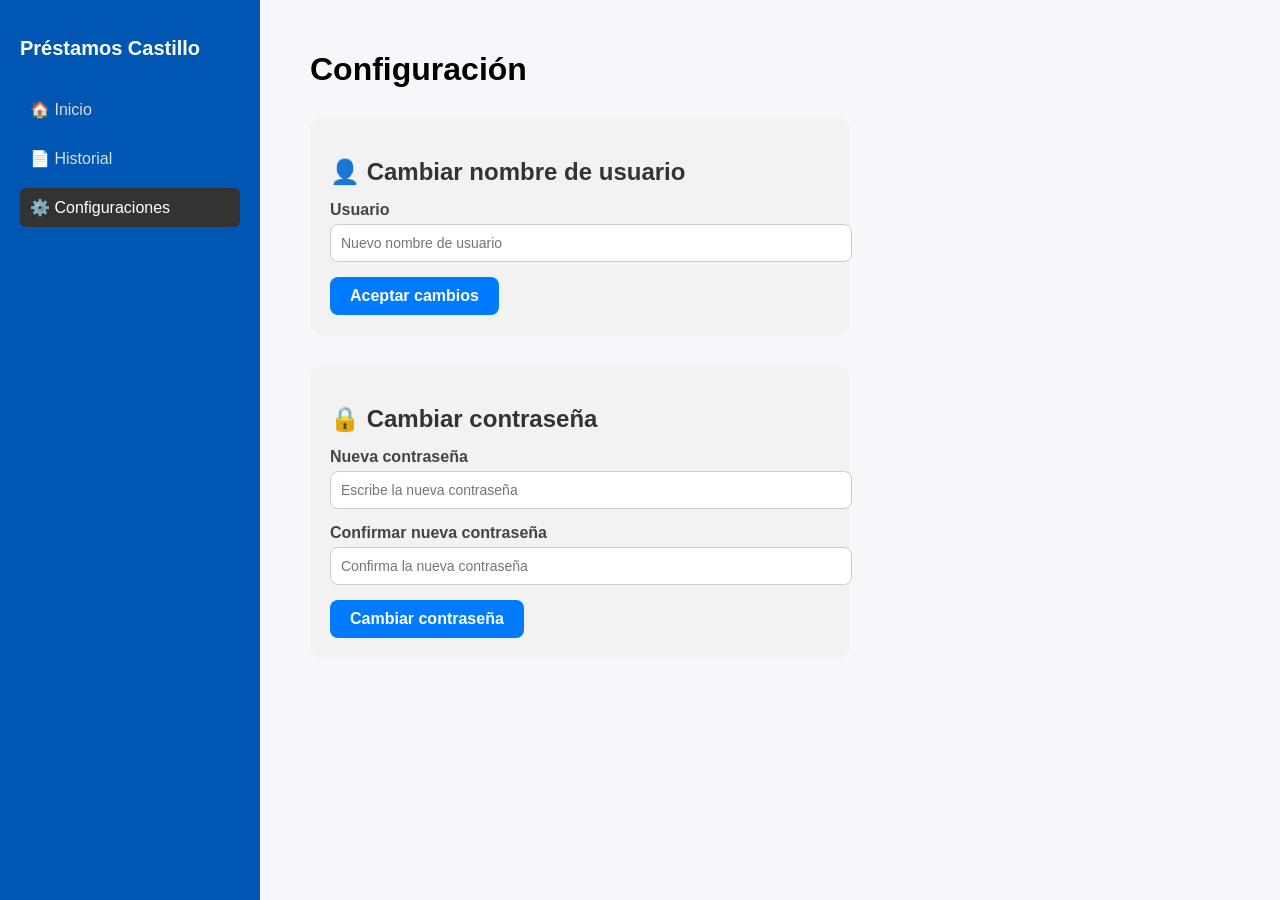
<file: frontend/html/configuracion.html>
<!DOCTYPE html>
<html lang="es">
<head>
  <meta charset="UTF-8" />
  <meta name="viewport" content="width=device-width, initial-scale=1.0"/>
  <title>Configuracion</title>
  <link rel="stylesheet" href="../css/inicio.css" />
  <link rel="stylesheet" href="../css/configuracion.css" />
</head>
<body>
  <div class="layout">
    <!-- Menú lateral compartido -->
    <aside class="sidebar">
      <h2 class="logo">Préstamos Castillo</h2>
      <nav>
        <ul>
          <li><a href="inicio.html">🏠 Inicio</a></li>
          <li><a href="historial.html">📄 Historial</a></li>
          <li class="active"><a href="configuracion.html">⚙️ Configuraciones</a></li>
        </ul>
      </nav>
    </aside>

        <!-- Contenido principal -->
        <main class="main">
            <h1>Configuración</h1>
            
            <section class="config-section">
                <h2>👤 Cambiar nombre de usuario</h2>
                <label for="nuevo-usuario">Usuario</label>
                <input type="text" id="nuevo-usuario" name="nuevo-usuario" placeholder="Nuevo nombre de usuario">
                <button onclick="cambiarUsuario()">Aceptar cambios</button>
              </section>

              <section class="config-section">
                <h2>🔒 Cambiar contraseña</h2>
                
                <label for="nueva-contrasena">Nueva contraseña</label>
                <input type="password" id="nueva-contrasena" name="nueva-contrasena" placeholder="Escribe la nueva contraseña">
                
                <label for="confirmar-contrasena">Confirmar nueva contraseña</label>
                <input type="password" id="confirmar-contrasena" name="confirmar-contrasena" placeholder="Confirma la nueva contraseña">
            
                <button onclick="cambiarContrasena()">Cambiar contraseña</button>
              </section>
        <script src="../js/historial.js"></script>
      </body>
      </html>
</file>
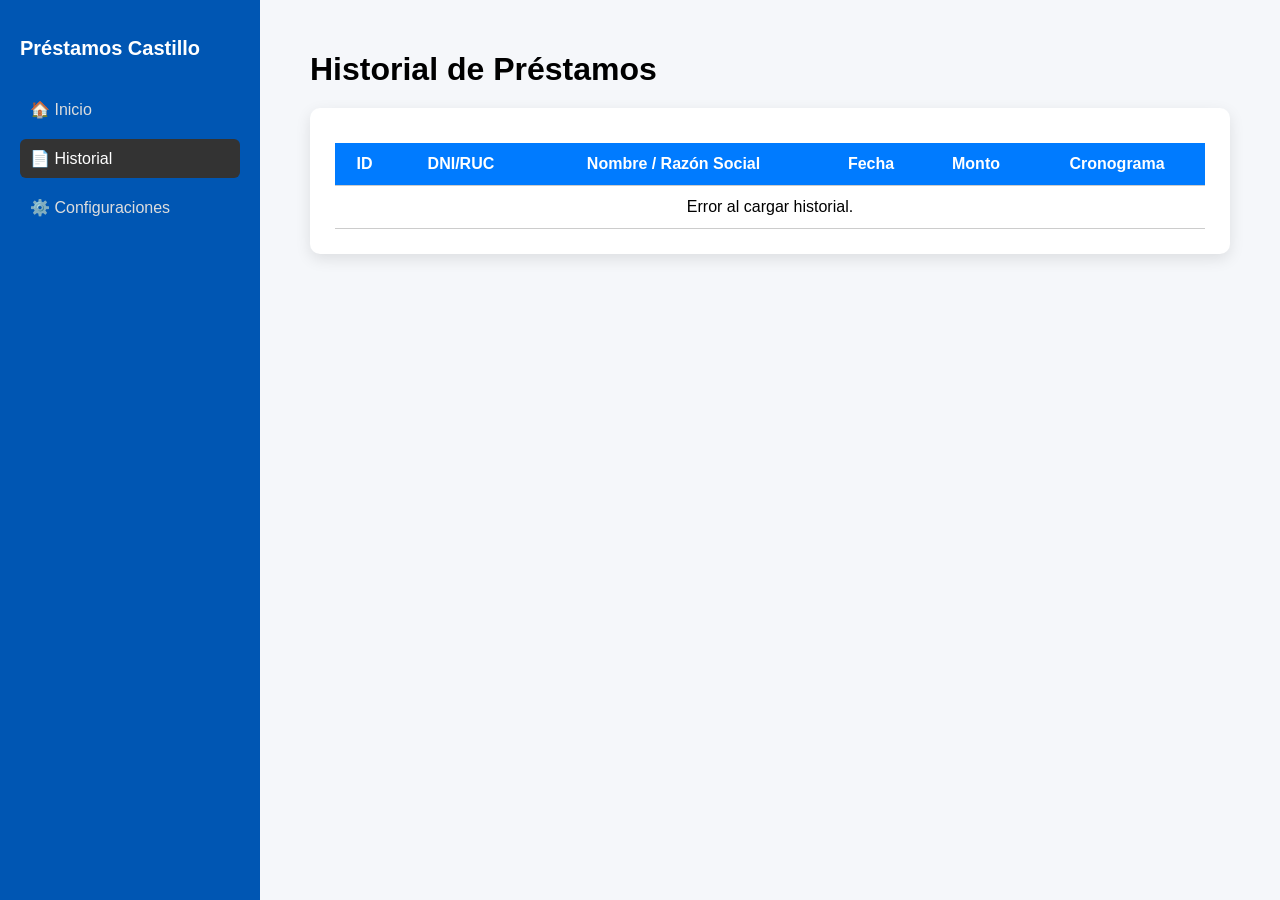
<file: frontend/html/historial.html>
<!DOCTYPE html>
<html lang="es">
<head>
  <meta charset="UTF-8" />
  <meta name="viewport" content="width=device-width, initial-scale=1.0"/>
  <title>Historial de Préstamos</title>
  <link rel="stylesheet" href="../css/inicio.css" />
  <link rel="stylesheet" href="../css/historial.css" />
</head>
<body>
  <div class="layout">
    <!-- Menú lateral compartido -->
    <aside class="sidebar">
      <h2 class="logo">Préstamos Castillo</h2>
      <nav>
        <ul>
          <li><a href="inicio.html">🏠 Inicio</a></li>
          <li class="active"><a href="historial.html">📄 Historial</a></li>
          <li><a href="configuracion.html">⚙️ Configuraciones</a></li>
        </ul>
      </nav>
    </aside>

    <!-- Contenido principal -->
    <main class="main">
      <h1>Historial de Préstamos</h1>

      <div class="card">
        <table>
          <thead>
            <tr>
              <th>ID</th>
              <th>DNI/RUC</th>
              <th>Nombre / Razón Social</th>
              <th>Fecha</th>
              <th>Monto</th>
              <th>Cronograma</th>
            </tr>
          </thead>
          <tbody id="tabla-historial">
            <!-- Datos cargados por JS -->
          </tbody>
        </table>
      </div>
    </main>
  </div>

  <script src="../js/historial.js"></script>
</body>
</html>
</file>
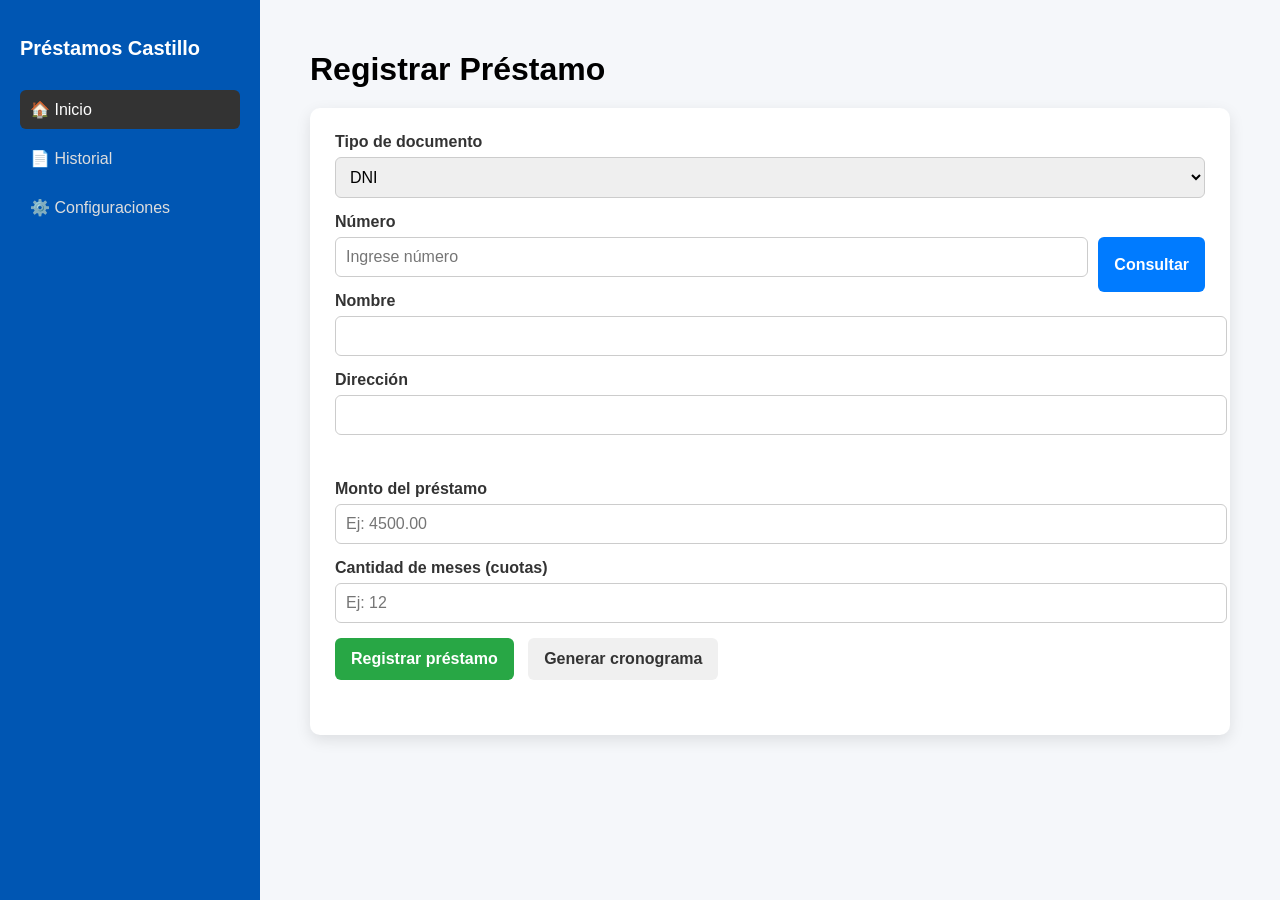
<file: frontend/html/inicio.html>
<!DOCTYPE html>
<html lang="es">
<head>
  <meta charset="UTF-8">
  <meta name="viewport" content="width=device-width, initial-scale=1.0">
  <title>Inicio - Registro de Préstamo</title>
  <link rel="stylesheet" href="../css/inicio.css">
</head>
<body>
  <div class="layout">
    <!-- Menú lateral -->
    <aside class="sidebar">
      <h2 class="logo">Préstamos Castillo</h2>
      <nav>
        <ul>
          <li class="active"><a href="inicio.html">🏠 Inicio</a></li>
          <li><a href="historial.html">📄 Historial</a></li>
          <li><a href="configuracion.html">⚙️ Configuraciones</a></li>
        </ul>
      </nav>
    </aside>

    <!-- Contenido principal -->
    <main class="main">
      <h1>Registrar Préstamo</h1>

      <div class="card">
        <!-- Buscar cliente -->
        <div class="form-section">
          <label for="tipo-doc">Tipo de documento</label>
          <select id="tipo-doc">
            <option value="DNI">DNI</option>
            <option value="RUC">RUC</option>
          </select>

          <label for="numero-doc">Número</label>
          <div class="inline-group">
            <input type="text" id="numero-doc" placeholder="Ingrese número" />
            <button id="consultar-btn">Consultar</button>
          </div>

          <!-- Contenedor dinámico según el tipo de documento -->
          <div id="datos-cliente">
            <!-- Se autocompleta -->
            <label id = "label-nombre" for="nombre">Nombre</label>
            <input type="text" id="nombre" readonly />

            <div id="dni-extra" style="display: none;">
              <label for="apellido">Apellido</label>
              <input type="text" id="apellido" readonly />
            </div>

            <label for="direccion">Dirección</label>
            <input type="text" id="direccion" readonly />
          </div>
        </div>

        <!-- Registro de préstamo -->
        <div class="form-section">
          <label for="monto">Monto del préstamo</label>
          <input type="number" id="monto" placeholder="Ej: 4500.00" min="1" max="19000" />

          <label for="cuotas">Cantidad de meses (cuotas)</label>
          <input type="number" id="cuotas" placeholder="Ej: 12" min="1" max="36" />

          <div class="btn-group">
            <button id="registrar-btn">Registrar préstamo</button>
            <button id="generar-cronograma-btn" class="secondary">Generar cronograma</button>
          </div>
        </div>
      </div>
    </main>
  </div>

  <script src="../js/inicio.js"></script>
</body>
</html>
</file>
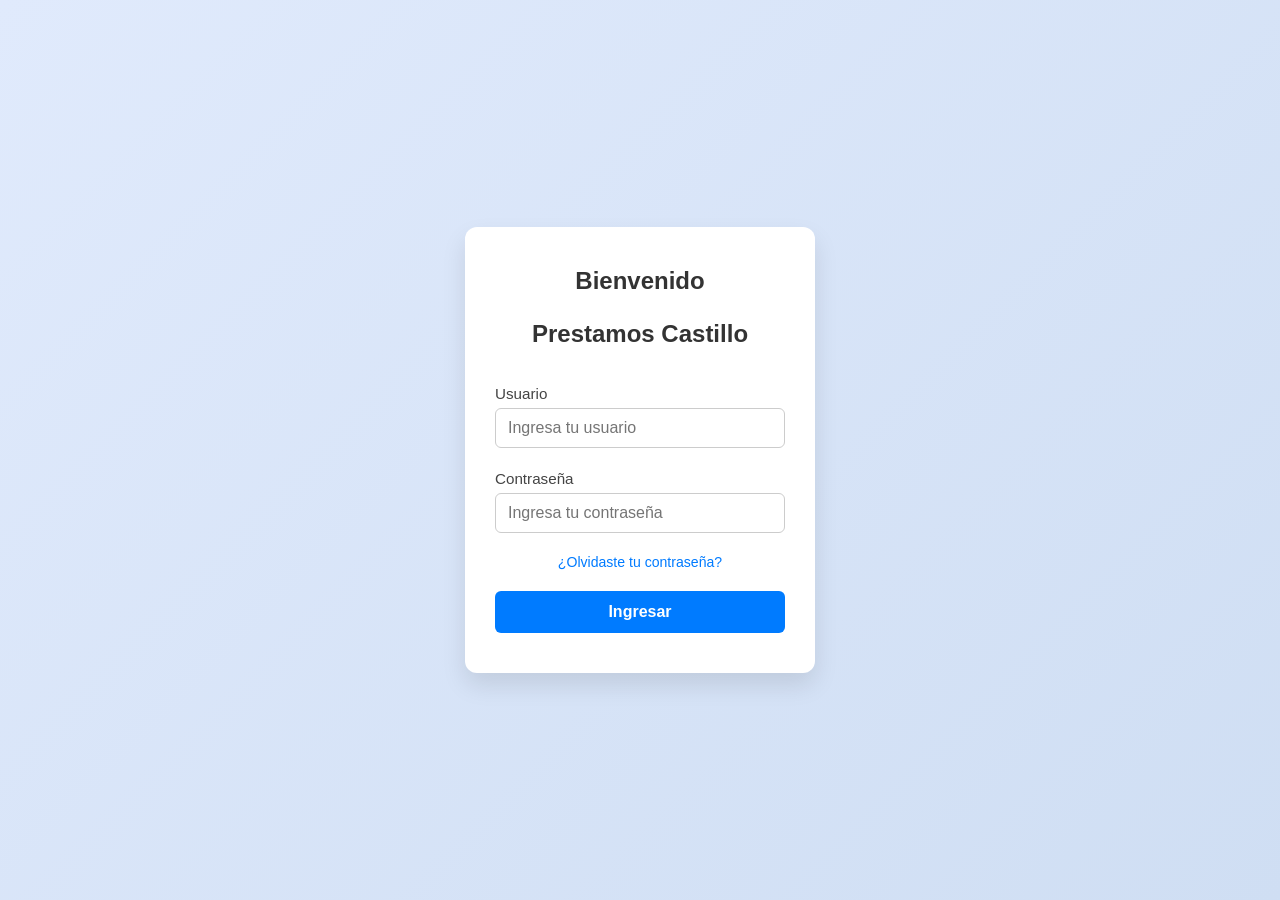
<file: frontend/html/login.html>
<!DOCTYPE html>
<html lang="es">
<head>
  <meta charset="UTF-8" />
  <meta name="viewport" content="width=device-width, initial-scale=1.0"/>
  <title>Iniciar Sesión</title>
  <link rel="stylesheet" href="../css/login.css" />
</head>
<body>

    <div class="login-container">
        <h2>Bienvenido</h2>
        <h2>Prestamos Castillo</h2>
        <form id="login-form" class="form-login">
          <label for="usuario">Usuario</label>
          <input type="text" id="usuario" placeholder="Ingresa tu usuario" required />
      
          <label for="clave">Contraseña</label>
          <input type="password" id="clave" placeholder="Ingresa tu contraseña" required />
      
          <div class="recuperar-link">
            <a href="cambiar_password.html">¿Olvidaste tu contraseña?</a>
          </div>
      
          <button type="submit">Ingresar</button>
        </form>
      </div>
      

  <script src="../js/login.js"></script>
</body>
</html>
</file>
<file: frontend/css/inicio.css>
body {
  margin: 0;
  font-family: 'Segoe UI', sans-serif;
  background-color: #f5f7fa;
  display: flex;
  height: 100vh;
}

.layout {
  display: flex;
  width: 100%;
}

.sidebar {
  background: #0056b3;
  color: white;
  width: 220px;
  padding: 20px;
}

.sidebar .logo {
  font-size: 20px;
  margin-bottom: 30px;
}

.sidebar ul {
  list-style: none;
  padding: 0;
}

.sidebar ul li {
  margin: 10px 0;
}

.sidebar ul li a {
  text-decoration: none;
  color: #ddd;
  display: block;
  padding: 10px;
  border-radius: 6px;
}

.sidebar ul li.active a,
.sidebar ul li a:hover {
  background: #333;
  color: white;
}

.main {
  flex: 1;
  padding: 30px 50px;
  overflow-y: auto;
}

.main h1 {
  margin-bottom: 20px;
}

.card {
  background: white;
  border-radius: 10px;
  padding: 25px;
  box-shadow: 0 5px 15px rgba(0,0,0,0.1);
}

.form-section {
  margin-bottom: 30px;
}

label {
  display: block;
  margin-bottom: 6px;
  font-weight: bold;
  color: #333;
}

input, select {
  width: 100%;
  padding: 10px;
  margin-bottom: 15px;
  font-size: 1rem;
  border: 1px solid #ccc;
  border-radius: 6px;
}

.inline-group {
  display: flex;
  gap: 10px;
}

.inline-group input {
  flex: 1;
}

button {
  padding: 12px 16px;
  border: none;
  border-radius: 6px;
  font-size: 1rem;
  cursor: pointer;
  font-weight: bold;
  transition: 0.2s;
}

button#consultar-btn {
  background: #007bff;
  color: white;
}

button#registrar-btn {
  background: #28a745;
  color: white;
}

button.secondary {
  background: #f0f0f0;
  color: #333;
  margin-left: 10px;
}

button:hover {
  opacity: 0.9;
}
.btn-cuotas {
  display: inline-block;
  background-color: #007bff;
  color: white;
  font-size: 24px;
  font-weight: bold;
  padding: 15px 30px;
  border: none;
  border-radius: 8px;
  text-decoration: none;
  text-align: center;
  transition: background-color 0.3s ease;
  margin: 20px;
}

.btn-cuotas:hover {
  background-color: #0056b3;
}
</file>
<file: frontend/css/configuracion.css>
.config-section {
    margin-top: 30px;
    padding: 20px;
    background-color: #f2f2f2;
    border-radius: 12px;
    max-width: 500px;
  }
  
  .config-section h2 {
    margin-bottom: 15px;
    color: #333;
  }
  
  .config-section label {
    display: block;
    margin-bottom: 5px;
    font-weight: bold;
    color: #444;
  }
  
  .config-section input {
    width: 100%;
    padding: 10px;
    margin-bottom: 15px;
    border: 1px solid #ccc;
    border-radius: 8px;
    font-size: 14px;
  }
  
  .config-section button {
    padding: 10px 20px;
    background-color: #007bff;
    color: white;
    border: none;
    border-radius: 8px;
    font-size: 16px;
    cursor: pointer;
    transition: background-color 0.3s ease;
  }
  
  .config-section button:hover {
    background-color: #0056b3;
  }
</file>
<file: frontend/css/historial.css>
table {
    width: 100%;
    border-collapse: collapse;
    margin-top: 10px;
  }
  
  thead {
    background-color: #007bff;
    color: white;
  }
  
  th, td {
    padding: 12px;
    text-align: center;
    border-bottom: 1px solid #ccc;
  }
  
  tbody tr:hover {
    background-color: #f2f2f2;
  }
  
  button {
    padding: 6px 12px;
    background-color: #28a745;
    color: white;
    border: none;
    border-radius: 6px;
    cursor: pointer;
  }
  
  button:hover {
    background-color: #218838;
  }
  

  .pagination {
  text-align: center;
  margin-top: 20px;
}

.pagination button {
  padding: 6px 12px;
  margin: 0 5px;
  background-color: #eee;
  border: none;
  border-radius: 4px;
  cursor: pointer;
}

.pagination button.active {
  background-color: #3498db;
  color: white;
  font-weight: bold;
}
</file>
<file: frontend/css/login.css>
/* Reset */
* {
    box-sizing: border-box;
    margin: 0;
    padding: 0;
  }
  
  body {
    font-family: 'Segoe UI', Tahoma, Geneva, Verdana, sans-serif;
    background: linear-gradient(135deg, #e0eafc, #cfdef3);
    height: 100vh;
    display: flex;
    justify-content: center;
    align-items: center;
  }
  
  /* Contenedor principal */
  .login-container {
    background-color: #ffffff;
    padding: 40px 30px;
    border-radius: 12px;
    box-shadow: 0 12px 24px rgba(0, 0, 0, 0.1);
    width: 350px;
    text-align: center;
  }
  
  /* Título */
  .login-container h2 {
    color: #333;
    margin-bottom: 25px;
  }
  
  /* Formulario */
  .form-login {
    display: flex;
    flex-direction: column;
    align-items: stretch;
  }
  
  /* Etiquetas */
  .form-login label {
    text-align: left;
    font-size: 0.95rem;
    margin-bottom: 6px;
    margin-top: 12px;
    color: #444;
  }
  
  /* Inputs */
  .form-login input {
    padding: 10px 12px;
    font-size: 1rem;
    border: 1px solid #ccc;
    border-radius: 6px;
    margin-bottom: 10px;
    transition: border-color 0.3s ease;
  }
  
  .form-login input:focus {
    border-color: #007BFF;
    outline: none;
  }
  
  /* Enlace recuperar contraseña */
  .recuperar-link {
    margin: 10px 0;
  }
  
  .recuperar-link a {
    font-size: 0.88rem;
    color: #007BFF;
    text-decoration: none;
    transition: color 0.2s ease;
  }
  
  .recuperar-link a:hover {
    color: #0056b3;
    text-decoration: underline;
  }
  
  /* Botón */
  .form-login button {
    margin-top: 10px;
    padding: 12px;
    font-size: 1rem;
    font-weight: bold;
    color: white;
    background-color: #007BFF;
    border: none;
    border-radius: 6px;
    cursor: pointer;
    transition: background-color 0.3s ease;
  }
  
  .form-login button:hover {
    background-color: #0056b3;
  }
</file>
